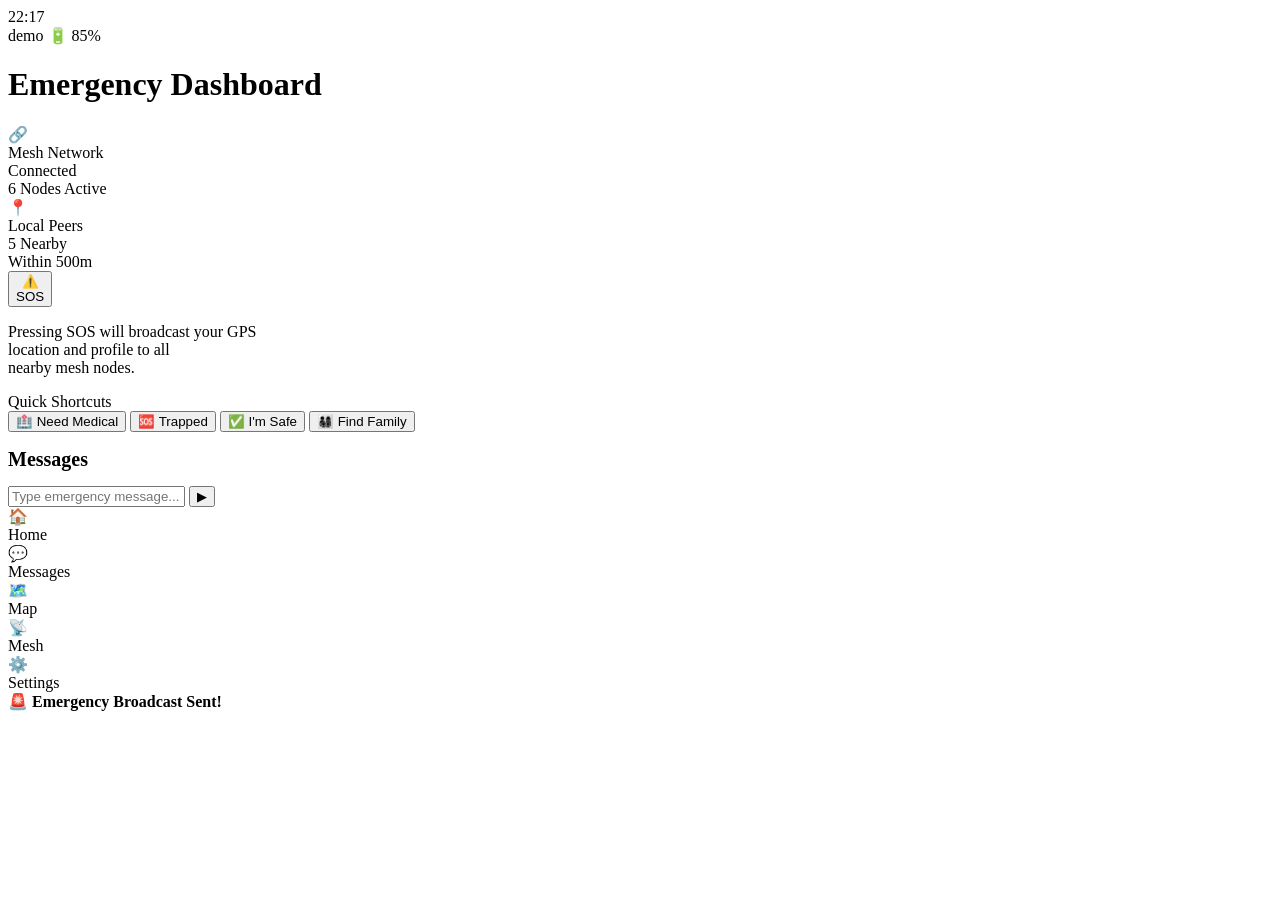
<file: index.html>
<!DOCTYPE html>
<html lang="th">
<head>
    <meta charset="UTF-8">
    <meta name="viewport" content="width=device-width, initial-scale=1.0">
    <title>Emergency Mesh Network - Demo</title>
    <link rel="stylesheet" href="style.css">
</head>
<body>
    <div class="phone-frame">
        <!-- Status Bar -->
        <div class="status-bar">
            <span class="time" id="currentTime">10:58</span>
            <div class="battery">
                <span>demo</span>
                <span>🔋 85%</span>
            </div>
        </div>

        <!-- Header -->
        <div class="header">
            <h1>Emergency Dashboard</h1>
            <div class="network-status">
                <div class="status-card">
                    <div class="status-icon">🔗</div>
                    <div class="status-label">Mesh Network</div>
                    <div class="status-value">Connected</div>
                    <div class="status-detail" id="nodeCount">6 Nodes Active</div>
                </div>
                <div class="status-card">
                    <div class="status-icon">📍</div>
                    <div class="status-label">Local Peers</div>
                    <div class="status-value" id="nearbyCount">5 Nearby</div>
                    <div class="status-detail">Within 500m</div>
                </div>
            </div>
        </div>

        <!-- Home View -->
        <div id="homeView">
            <!-- SOS Button -->
            <div class="sos-section">
                <button class="sos-button" onclick="sendSOS()">
                    <div class="sos-icon">⚠️</div>
                    <div class="sos-text">SOS</div>
                </button>
                <p class="sos-hint">
                    Pressing SOS will broadcast your GPS<br>
                    location and profile to all<br>
                    nearby mesh nodes.
                </p>
            </div>

            <!-- Quick Shortcuts -->
            <div class="shortcuts">
                <div class="shortcuts-title">Quick Shortcuts</div>
                <div class="shortcuts-grid">
                    <button class="shortcut-btn" onclick="sendQuickMessage('🏥 Need Medical', 'high')">
                        <span class="shortcut-icon">🏥</span>
                        <span>Need Medical</span>
                    </button>
                    <button class="shortcut-btn" onclick="sendQuickMessage('🆘 Trapped - need rescue', 'high')">
                        <span class="shortcut-icon">🆘</span>
                        <span>Trapped</span>
                    </button>
                    <button class="shortcut-btn" onclick="sendQuickMessage('✅ I\'m Safe', 'normal')">
                        <span class="shortcut-icon">✅</span>
                        <span>I'm Safe</span>
                    </button>
                    <button class="shortcut-btn" onclick="sendQuickMessage('👨‍👩‍👧‍👦 Looking for family members', 'high')">
                        <span class="shortcut-icon">👨‍👩‍👧‍👦</span>
                        <span>Find Family</span>
                    </button>
                </div>
            </div>
        </div>

        <!-- Messages View -->
        <div id="messagesView" class="messages-view">
            <h2 style="margin-bottom: 15px; font-size: 20px;">Messages</h2>
            <div id="messagesList">
                <!-- Messages will be added here -->
            </div>
        </div>

        <!-- Message Input -->
        <div class="message-section">
            <div class="message-input-wrapper">
                <input 
                    type="text" 
                    id="messageInput" 
                    placeholder="Type emergency message..."
                    onkeypress="handleKeyPress(event)"
                >
                <button class="send-btn" onclick="sendMessage()">▶</button>
            </div>
        </div>

        <!-- Bottom Navigation -->
        <div class="bottom-nav">
            <div class="nav-item active" onclick="showView('home')">
                <div class="nav-icon">🏠</div>
                <div class="nav-label">Home</div>
            </div>
            <div class="nav-item" onclick="showView('messages')">
                <div class="nav-icon">💬</div>
                <div class="nav-label">Messages</div>
            </div>
            <div class="nav-item" onclick="showView('map')">
                <div class="nav-icon">🗺️</div>
                <div class="nav-label">Map</div>
            </div>
            <div class="nav-item" onclick="showView('mesh')">
                <div class="nav-icon">📡</div>
                <div class="nav-label">Mesh</div>
            </div>
            <div class="nav-item" onclick="showView('settings')">
                <div class="nav-icon">⚙️</div>
                <div class="nav-label">Settings</div>
            </div>
        </div>
    </div>

    <!-- Alert -->
    <div class="alert" id="alert">
        <strong>🚨 Emergency Broadcast Sent!</strong>
    </div>

    <script>
        // Mesh Network Simulation
        class MeshNetwork {
            constructor() {
                this.messages = [];
                this.nodes = ['Node_You', 'Node_A', 'Node_B', 'Node_C', 'Node_D', 'Node_E'];
            }

            sendMessage(text, priority, broadcast = false) {
                const paths = [
                    'Node_You → Node_A → Node_B',
                    'Node_You → Node_C → Node_D',
                    'Node_You → Node_A → Node_D → Node_E',
                    'Node_You → Node_C → Node_D → Node_E'
                ];
                
                const path = broadcast ? 'Node_You → BROADCAST → All Nodes' : 
                             paths[Math.floor(Math.random() * paths.length)];
                
                const hops = path.split('→').length - 1;

                const message = {
                    id: Date.now() + Math.random(),
                    sender: 'You',
                    text: text,
                    time: new Date().toLocaleTimeString('th-TH', { hour: '2-digit', minute: '2-digit' }),
                    priority: priority,
                    path: path,
                    hops: hops,
                    broadcast: broadcast
                };

                this.messages.unshift(message);
                return message;
            }

            getMessages() {
                return this.messages;
            }
        }

        // Initialize network
        const network = new MeshNetwork();

        // Update time
        function updateTime() {
            const now = new Date();
            const hours = String(now.getHours()).padStart(2, '0');
            const minutes = String(now.getMinutes()).padStart(2, '0');
            document.getElementById('currentTime').textContent = `${hours}:${minutes}`;
        }
        updateTime();
        setInterval(updateTime, 60000);

        // Simulate nearby nodes
        let nearbyNodes = 5;
        setInterval(() => {
            nearbyNodes = Math.floor(Math.random() * 4) + 4; // 4-7 nodes
            document.getElementById('nearbyCount').textContent = `${nearbyNodes} Nearby`;
        }, 5000);

        // Send SOS
        function sendSOS() {
            const message = network.sendMessage(
                '🆘 EMERGENCY: Need immediate assistance! GPS: 16.4322° N, 102.8236° E',
                'critical',
                true
            );
            
            addMessageToList(message);
            showAlert('🚨 Emergency Broadcast Sent!');
            
            // Auto switch to messages view
            setTimeout(() => {
                showView('messages');
            }, 2000);
        }

        // Send quick message
        function sendQuickMessage(text, priority) {
            const message = network.sendMessage(text, priority, false);
            addMessageToList(message);
            showAlert('✓ Message sent to mesh network');
        }

        // Send custom message
        function sendMessage() {
            const input = document.getElementById('messageInput');
            const text = input.value.trim();
            
            if (!text) return;
            
            const message = network.sendMessage(text, 'normal', false);
            addMessageToList(message);
            showAlert('✓ Message sent');
            input.value = '';
        }

        // Handle Enter key
        function handleKeyPress(event) {
            if (event.key === 'Enter') {
                sendMessage();
            }
        }

        // Add message to list
        function addMessageToList(message) {
            const messagesList = document.getElementById('messagesList');
            const messageDiv = document.createElement('div');
            messageDiv.className = `message-item priority-${message.priority}`;
            messageDiv.innerHTML = `
                <div class="message-header">
                    <span class="message-sender">${message.sender}</span>
                    <span class="message-time">${message.time}</span>
                </div>
                <div class="message-content">${message.text}</div>
                <div class="message-path">Path: ${message.path} (${message.hops} hops)</div>
            `;
            messagesList.insertBefore(messageDiv, messagesList.firstChild);
        }

        // Show alert
        function showAlert(text) {
            const alert = document.getElementById('alert');
            alert.innerHTML = `<strong>${text}</strong>`;
            alert.classList.add('show');
            setTimeout(() => {
                alert.classList.remove('show');
            }, 3000);
        }

        // Show view
        function showView(view) {
            // Update nav
            document.querySelectorAll('.nav-item').forEach(item => {
                item.classList.remove('active');
            });
            event.currentTarget.classList.add('active');
            
            // Update content
            if (view === 'home') {
                document.getElementById('homeView').style.display = 'block';
                document.getElementById('messagesView').classList.remove('active');
            } else if (view === 'messages') {
                document.getElementById('homeView').style.display = 'none';
                document.getElementById('messagesView').classList.add('active');
            } else {
                showAlert(`📱 ${view.charAt(0).toUpperCase() + view.slice(1)} view - Demo mode`);
            }
        }

        // Add demo received message after 3 seconds
        setTimeout(() => {
            const demoMessage = {
                id: Date.now(),
                sender: 'Node_A (Sarah)',
                text: 'Has anyone seen the rescue team? We need medical supplies at sector 7.',
                time: new Date().toLocaleTimeString('th-TH', { hour: '2-digit', minute: '2-digit' }),
                priority: 'high',
                path: 'Node_A → Node_B → You',
                hops: 2
            };
            network.messages.unshift(demoMessage);
            addMessageToList(demoMessage);
            showAlert('📬 New message received');
        }, 3000);

        // Add another demo message after 8 seconds
        setTimeout(() => {
            const demoMessage = {
                id: Date.now(),
                sender: 'Node_C (Rescue Team)',
                text: '📍 Rescue team located at coordinates 16.4340° N, 102.8250° E. We have medical supplies.',
                time: new Date().toLocaleTimeString('th-TH', { hour: '2-digit', minute: '2-digit' }),
                priority: 'normal',
                path: 'Node_C → Node_D → You',
                hops: 2
            };
            network.messages.unshift(demoMessage);
            addMessageToList(demoMessage);
            showAlert('📬 New message received');
        }, 8000);
    </script>
</body>
</html>
</file>
<file: style.css>
import http.server
import socketserver
import json
import uuid
import time
from datetime import datetime

from mesh_simulator import MeshNetwork, MeshNode, EMTPMessage, Priority, Location

# ================== SETUP NETWORK ==================
network = MeshNetwork()

nodes = {
    "Node_You": MeshNode("Node_You", Location(16.4322, 102.8236)),
    "Node_A": MeshNode("Node_A"),
    "Node_B": MeshNode("Node_B"),
    "Node_C": MeshNode("Node_C"),
    "Node_D": MeshNode("Node_D"),
    "Node_E": MeshNode("Node_E"),
}

for n in nodes.values():
    network.add_node(n)

network.connect_nodes("Node_You", "Node_A")
network.connect_nodes("Node_You", "Node_C")
network.connect_nodes("Node_A", "Node_B")
network.connect_nodes("Node_B", "Node_E")
network.connect_nodes("Node_C", "Node_D")
network.connect_nodes("Node_D", "Node_E")


# ================== HTTP HANDLER ==================
class Handler(http.server.SimpleHTTPRequestHandler):

    def do_GET(self):
        if self.path == "/":
            self.send_file("index.html", "text/html")

        elif self.path == "/style.css":
            self.send_file("style.css", "text/css")

        elif self.path == "/app.js":
            self.send_file("app.js", "application/javascript")

        elif self.path == "/messages":
            messages = []

            # ✅ FIX: แสดงทุก message + รวมของตัวเองด้วย
            for node in nodes.values():
                for msg in node.received_messages:
                    messages.append({
                        "sender": msg.source_id,
                        "text": msg.payload,
                        "time": datetime.fromtimestamp(msg.timestamp).strftime("%H:%M"),
                        "priority": msg.priority.name.lower(),
                        "path": " → ".join(msg.forwarding_path),
                        "hops": msg.hop_count
                    })

            self.send_json({
                "messages": messages,
                "node_count": len(nodes)
            })

        else:
            self.send_error(404)

    def do_POST(self):
        if self.path == "/send":
            length = int(self.headers["Content-Length"])
            data = json.loads(self.rfile.read(length))

            message = EMTPMessage(
                message_id=str(uuid.uuid4()),
                source_id="Node_You",
                destination_id="BROADCAST" if data.get("broadcast") else "Node_E",
                priority=Priority[data.get("priority", "normal").upper()],
                payload=data["text"],
                location=nodes["Node_You"].location
            )

            network.send_message(message)
            time.sleep(0.5)

            self.send_json({"status": "ok"})

        else:
            self.send_error(404)

    # ================== HELPERS ==================
    def send_file(self, path, content_type):
        try:
            with open(path, "rb") as f:
                self.send_response(200)
                self.send_header("Content-type", content_type)
                self.end_headers()
                self.wfile.write(f.read())
        except FileNotFoundError:
            self.send_error(404, f"File not found: {path}")

    def send_json(self, data):
        self.send_response(200)
        self.send_header("Content-type", "application/json")
        self.end_headers()
        self.wfile.write(json.dumps(data).encode())

    def log_message(self, *args):
        pass


# ================== RUN SERVER ==================
PORT = 8081  # 🔥 เปลี่ยนเป็น 8081 กัน port ชน

# กัน error port ซ้ำ
socketserver.TCPServer.allow_reuse_address = True

with socketserver.TCPServer(("", PORT), Handler) as httpd:
    print(f"🚀 Server running: http://localhost:{PORT}")
    httpd.serve_forever()
</file>
